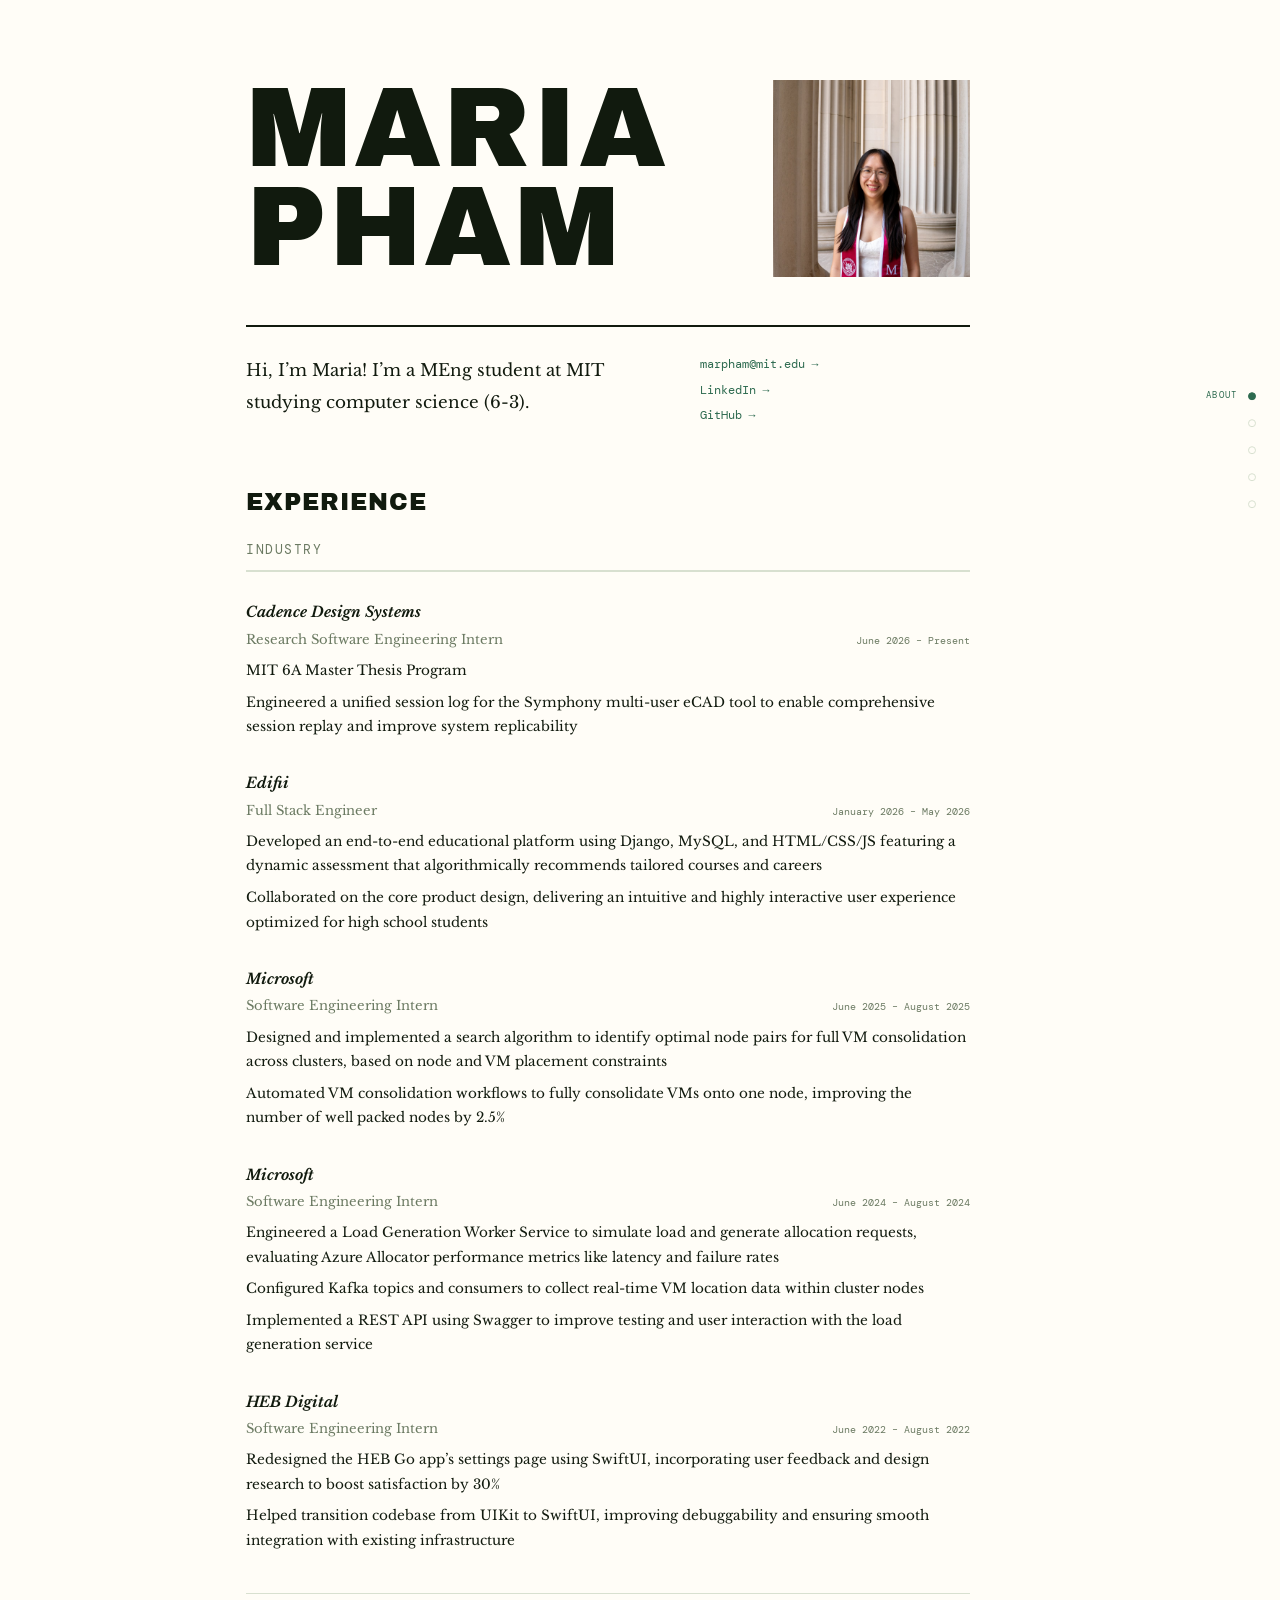
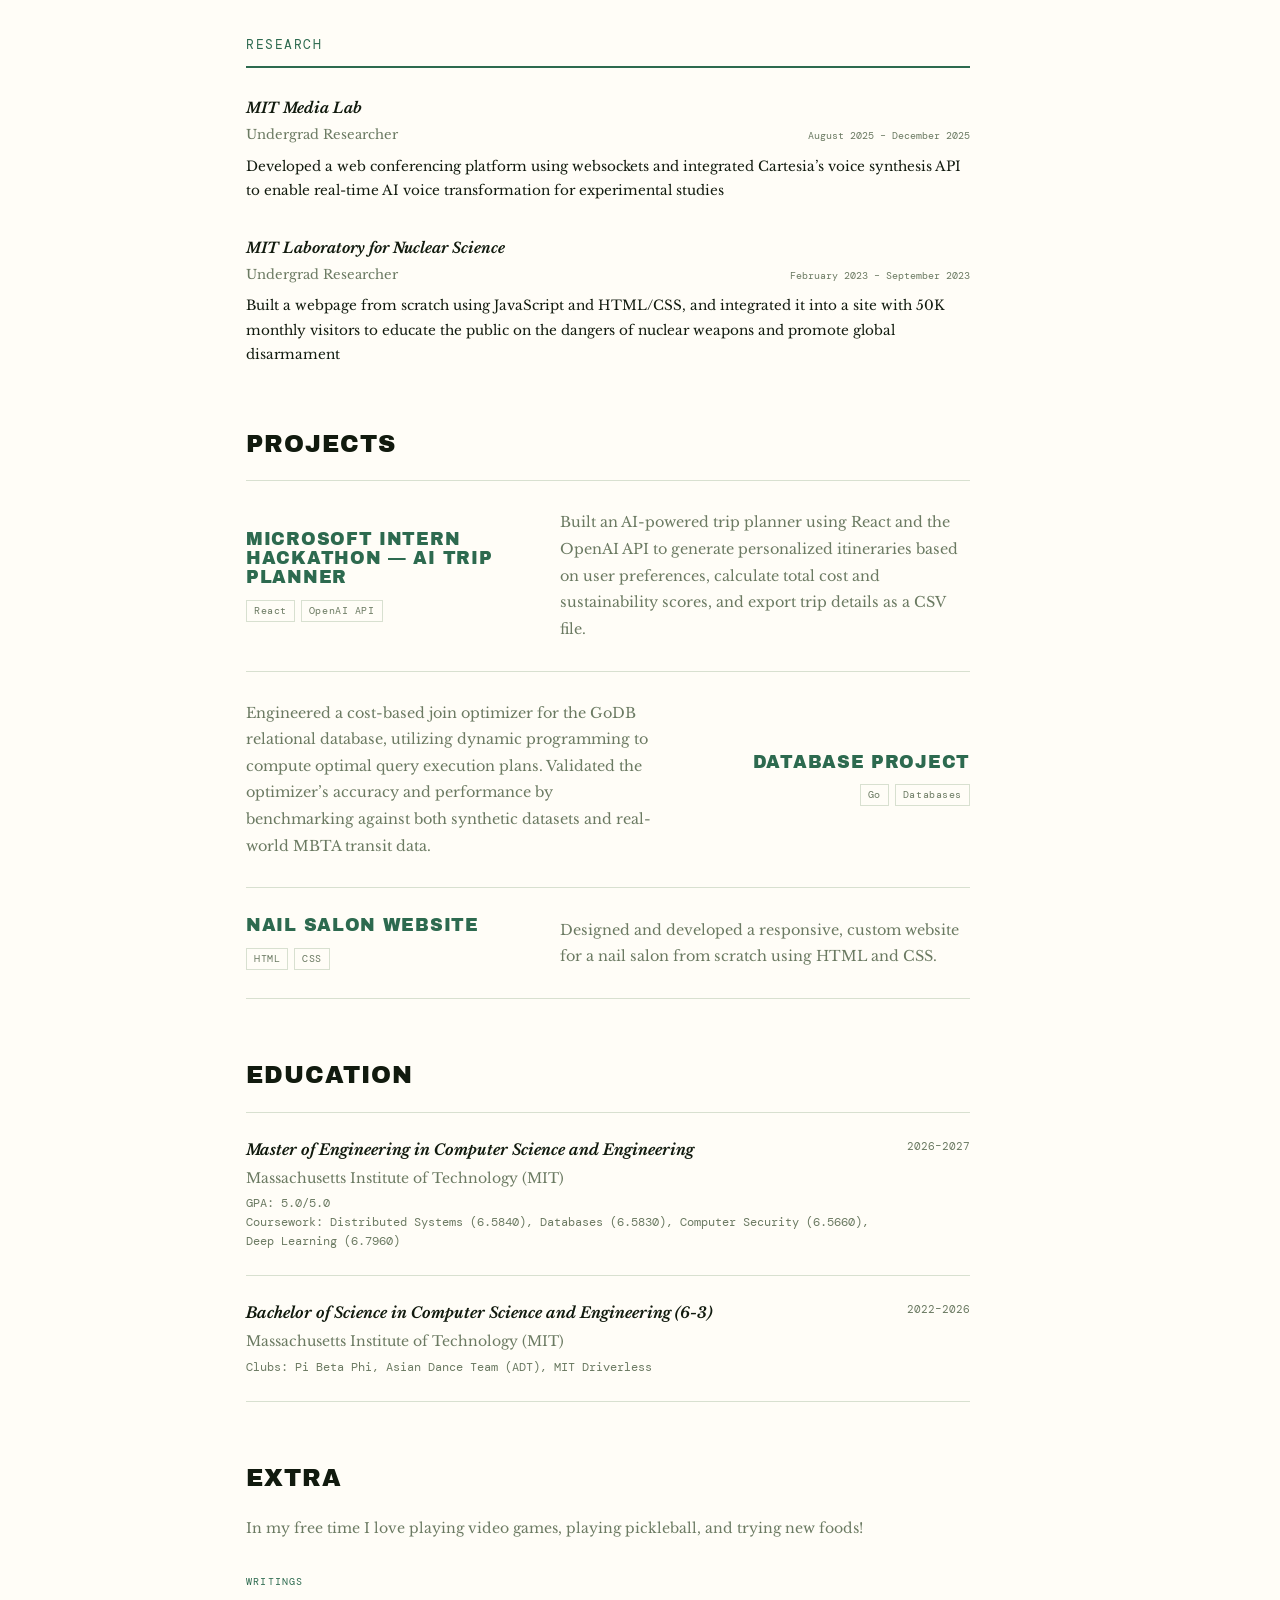
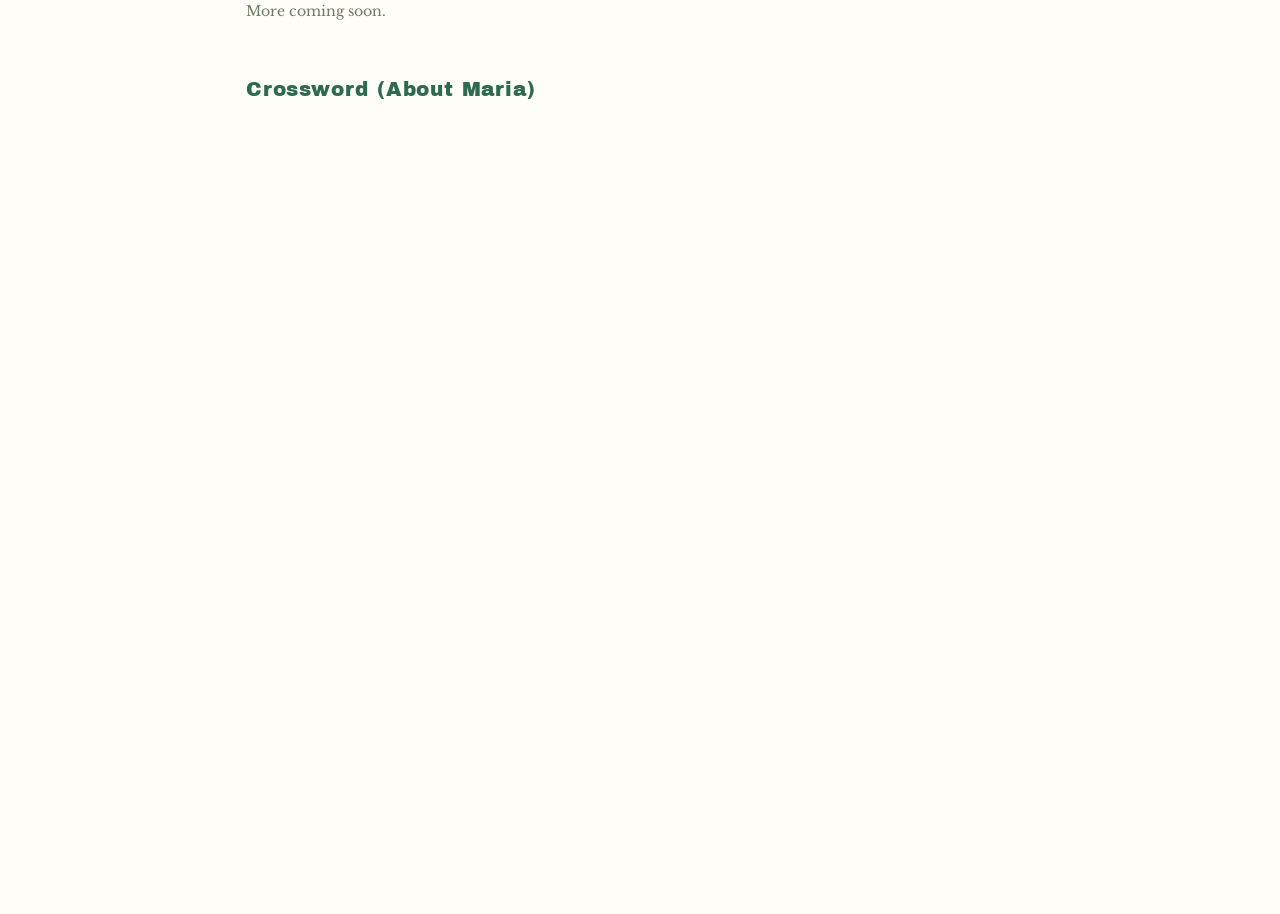
<file: index.html>
<!DOCTYPE html>
<html lang="en">
  <head>
    <meta charset="UTF-8" />
    <meta name="viewport" content="width=device-width, initial-scale=1.0" />
    <title>Maria Pham</title>
    <meta
      name="description"
      content="Personal website — about, experience, projects, and more."
    />
    <link rel="preconnect" href="https://fonts.googleapis.com" />
    <link rel="preconnect" href="https://fonts.gstatic.com" crossorigin />
    <link
      href="https://fonts.googleapis.com/css2?family=Archivo+Black&family=DM+Mono:wght@400;500&family=Libre+Baskerville:ital,wght@0,400;0,700;1,400;1,700&display=swap"
      rel="stylesheet"
    />
    <link rel="stylesheet" href="styles.css" />
  </head>
  <body>
    <nav class="dots-nav" aria-label="Page sections">
      <div class="dot-item is-active" data-section="about">
        <span class="dot-label">About</span>
        <button
          type="button"
          class="dot is-active"
          data-section="about"
          aria-label="About"
        ></button>
      </div>
      <div class="dot-item" data-section="experience">
        <span class="dot-label">Experience</span>
        <button
          type="button"
          class="dot"
          data-section="experience"
          aria-label="Experience"
        ></button>
      </div>
      <div class="dot-item" data-section="projects">
        <span class="dot-label">Projects</span>
        <button
          type="button"
          class="dot"
          data-section="projects"
          aria-label="Projects"
        ></button>
      </div>
      <div class="dot-item" data-section="education">
        <span class="dot-label">Education</span>
        <button
          type="button"
          class="dot"
          data-section="education"
          aria-label="Education"
        ></button>
      </div>
      <div class="dot-item" data-section="extra">
        <span class="dot-label">Extra</span>
        <button
          type="button"
          class="dot"
          data-section="extra"
          aria-label="Extra"
        ></button>
      </div>
    </nav>

    <div class="nav-backdrop" data-close-nav hidden></div>

    <header class="zine-topbar">
      <a class="topbar-brand" href="#about">MARIA PHAM</a>
      <button
        class="menu-toggle"
        type="button"
        aria-label="Open navigation"
        aria-expanded="false"
        aria-controls="mobile-nav"
      >
        <svg width="18" height="13" viewBox="0 0 18 13" fill="none" aria-hidden="true">
          <rect width="18" height="1.8" rx="0.9" fill="currentColor" />
          <rect y="5.6" width="18" height="1.8" rx="0.9" fill="currentColor" />
          <rect y="11.2" width="18" height="1.8" rx="0.9" fill="currentColor" />
        </svg>
      </button>
    </header>

    <div class="mobile-nav" id="mobile-nav" hidden>
      <a class="nav-link is-active" href="#about" data-section="about">About</a>
      <a class="nav-link" href="#experience" data-section="experience">Experience</a>
      <a class="nav-link" href="#projects" data-section="projects">Projects</a>
      <a class="nav-link" href="#education" data-section="education">Education</a>
      <a class="nav-link" href="#extra" data-section="extra">Extra</a>
    </div>

    <div class="scroll-plants" aria-hidden="true"></div>

    <main class="main">
      <div class="zine-wrap">
        <section class="section" id="about">
          <div class="hero-masthead reveal">
            <h1 class="hero-name">MARIA<br />PHAM</h1>
            <div class="hero-photo-wrap">
              <img
                class="hero-photo"
                src="profile2.JPG"
                alt="Maria Pham"
                width="280"
                height="350"
              />
            </div>
          </div>

          <div class="about-split reveal">
            <p class="about-lede">
              Hi, I’m Maria! I’m a MEng student at MIT studying computer science
              (6-3).
            </p>
            <div class="about-aside">
              <div class="contact-links">
                <a href="mailto:marpham@mit.edu">marpham@mit.edu →</a>
                <a
                  href="https://www.linkedin.com/in/mar-pham"
                  target="_blank"
                  rel="noopener noreferrer"
                  >LinkedIn →</a
                >
                <a
                  href="https://github.com/mar258"
                  target="_blank"
                  rel="noopener noreferrer"
                  >GitHub →</a
                >
              </div>
            </div>
          </div>
        </section>

        <section class="section" id="experience">
          <h2 class="section-title reveal">EXPERIENCE</h2>

          <div class="exp-tracks">
            <div class="exp-track exp-track-industry">
              <h3 class="track-label">Industry</h3>

              <article class="exp-item reveal">
                <h4 class="exp-org">Cadence Design Systems</h4>
                <div class="exp-meta">
                  <p class="exp-role">Research Software Engineering Intern</p>
                  <p class="exp-dates">June 2026 – Present</p>
                </div>
                <ul class="exp-list">
                  <li>MIT 6A Master Thesis Program</li>
                  <li>
                    Engineered a unified session log for the Symphony multi-user
                    eCAD tool to enable comprehensive session replay and improve
                    system replicability
                  </li>
                </ul>
              </article>

              <article class="exp-item reveal">
                <h4 class="exp-org">Edifii</h4>
                <div class="exp-meta">
                  <p class="exp-role">Full Stack Engineer</p>
                  <p class="exp-dates">January 2026 – May 2026</p>
                </div>
                <ul class="exp-list">
                  <li>
                    Developed an end-to-end educational platform using Django,
                    MySQL, and HTML/CSS/JS featuring a dynamic assessment that
                    algorithmically recommends tailored courses and careers
                  </li>
                  <li>
                    Collaborated on the core product design, delivering an
                    intuitive and highly interactive user experience optimized
                    for high school students
                  </li>
                </ul>
              </article>

              <article class="exp-item reveal">
                <h4 class="exp-org">Microsoft</h4>
                <div class="exp-meta">
                  <p class="exp-role">Software Engineering Intern</p>
                  <p class="exp-dates">June 2025 – August 2025</p>
                </div>
                <ul class="exp-list">
                  <li>
                    Designed and implemented a search algorithm to identify
                    optimal node pairs for full VM consolidation across
                    clusters, based on node and VM placement constraints
                  </li>
                  <li>
                    Automated VM consolidation workflows to fully consolidate
                    VMs onto one node, improving the number of well packed nodes
                    by 2.5%
                  </li>
                </ul>
              </article>

              <article class="exp-item reveal">
                <h4 class="exp-org">Microsoft</h4>
                <div class="exp-meta">
                  <p class="exp-role">Software Engineering Intern</p>
                  <p class="exp-dates">June 2024 – August 2024</p>
                </div>
                <ul class="exp-list">
                  <li>
                    Engineered a Load Generation Worker Service to simulate load
                    and generate allocation requests, evaluating Azure Allocator
                    performance metrics like latency and failure rates
                  </li>
                  <li>
                    Configured Kafka topics and consumers to collect real-time
                    VM location data within cluster nodes
                  </li>
                  <li>
                    Implemented a REST API using Swagger to improve testing and
                    user interaction with the load generation service
                  </li>
                </ul>
              </article>

              <article class="exp-item reveal">
                <h4 class="exp-org">HEB Digital</h4>
                <div class="exp-meta">
                  <p class="exp-role">Software Engineering Intern</p>
                  <p class="exp-dates">June 2022 – August 2022</p>
                </div>
                <ul class="exp-list">
                  <li>
                    Redesigned the HEB Go app’s settings page using SwiftUI,
                    incorporating user feedback and design research to boost
                    satisfaction by 30%
                  </li>
                  <li>
                    Helped transition codebase from UIKit to SwiftUI, improving
                    debuggability and ensuring smooth integration with existing
                    infrastructure
                  </li>
                </ul>
              </article>
            </div>

            <div class="exp-track exp-track-research">
              <h3 class="track-label">Research</h3>

              <article class="exp-item reveal">
                <h4 class="exp-org">MIT Media Lab</h4>
                <div class="exp-meta">
                  <p class="exp-role">Undergrad Researcher</p>
                  <p class="exp-dates">August 2025 – December 2025</p>
                </div>
                <ul class="exp-list">
                  <li>
                    Developed a web conferencing platform using websockets and
                    integrated Cartesia’s voice synthesis API to enable
                    real-time AI voice transformation for experimental studies
                  </li>
                </ul>
              </article>

              <article class="exp-item reveal">
                <h4 class="exp-org">MIT Laboratory for Nuclear Science</h4>
                <div class="exp-meta">
                  <p class="exp-role">Undergrad Researcher</p>
                  <p class="exp-dates">February 2023 – September 2023</p>
                </div>
                <ul class="exp-list">
                  <li>
                    Built a webpage from scratch using JavaScript and HTML/CSS,
                    and integrated it into a site with 50K monthly visitors to
                    educate the public on the dangers of nuclear weapons and
                    promote global disarmament
                  </li>
                </ul>
              </article>
            </div>
          </div>
        </section>

        <section class="section" id="projects">
          <h2 class="section-title reveal">PROJECTS</h2>

          <ul class="project-list">
            <li class="project project-even reveal">
              <div class="project-meta">
                <a
                  class="project-name"
                  href="https://github.com/luckyim0519/microsoft_hackathon"
                  target="_blank"
                  rel="noopener noreferrer"
                  >MICROSOFT INTERN HACKATHON — AI TRIP PLANNER</a
                >
                <div class="project-tags">
                  <span>React</span>
                  <span>OpenAI API</span>
                </div>
              </div>
              <p class="project-copy">
                Built an AI-powered trip planner using React and the OpenAI API
                to generate personalized itineraries based on user preferences,
                calculate total cost and sustainability scores, and export trip
                details as a CSV file.
              </p>
            </li>
            <li class="project project-odd reveal">
              <p class="project-copy">
                Engineered a cost-based join optimizer for the GoDB relational
                database, utilizing dynamic programming to compute optimal query
                execution plans. Validated the optimizer’s accuracy and
                performance by benchmarking against both synthetic datasets and
                real-world MBTA transit data.
              </p>
              <div class="project-meta">
                <a
                  class="project-name"
                  href="https://github.com/mar258/6.5830_proj"
                  target="_blank"
                  rel="noopener noreferrer"
                  >DATABASE PROJECT</a
                >
                <div class="project-tags">
                  <span>Go</span>
                  <span>Databases</span>
                </div>
              </div>
            </li>
            <li class="project project-even reveal">
              <div class="project-meta">
                <a
                  class="project-name"
                  href="https://www.arboretumnailandspa.com"
                  target="_blank"
                  rel="noopener noreferrer"
                  >NAIL SALON WEBSITE</a
                >
                <div class="project-tags">
                  <span>HTML</span>
                  <span>CSS</span>
                </div>
              </div>
              <p class="project-copy">
                Designed and developed a responsive, custom website for a nail
                salon from scratch using HTML and CSS.
              </p>
            </li>
          </ul>
        </section>

        <section class="section" id="education">
          <h2 class="section-title reveal">EDUCATION</h2>

          <ol class="edu-list">
            <li class="edu-item reveal">
              <div>
                <p class="edu-degree">
                  Master of Engineering in Computer Science and Engineering
                </p>
                <p class="edu-school">
                  Massachusetts Institute of Technology (MIT)
                </p>
                <p class="edu-note">GPA: 5.0/5.0</p>
                <p class="edu-note">
                  Coursework: Distributed Systems (6.5840), Databases (6.5830),
                  Computer Security (6.5660), Deep Learning (6.7960)
                </p>
              </div>
              <p class="edu-dates">2026–2027</p>
            </li>
            <li class="edu-item reveal">
              <div>
                <p class="edu-degree">
                  Bachelor of Science in Computer Science and Engineering (6-3)
                </p>
                <p class="edu-school">
                  Massachusetts Institute of Technology (MIT)
                </p>
                <p class="edu-note">
                  Clubs: Pi Beta Phi, Asian Dance Team (ADT), MIT Driverless
                </p>
              </div>
              <p class="edu-dates">2022–2026</p>
            </li>
          </ol>
        </section>

        <section class="section" id="extra">
          <h2 class="section-title reveal">EXTRA</h2>

          <p class="extra-copy reveal">
            In my free time I love playing video games, playing pickleball, and
            trying new foods!
          </p>

          <div id="writings" class="extra-writings reveal">
            <p class="extra-label">Writings</p>
            <p class="extra-copy">More coming soon.</p>
          </div>

          <div class="crossword">
            <h3 class="crossword-title">Crossword (About Maria)</h3>
            <div class="crossword-embed">
              <div
                class="pm-embed-div"
                data-id="f411cc49"
                data-set="e3038e20c944fa31e7e11b1889a3ca8a330e63bdd16d61b0a0e6fc3d76f8a584"
                data-puzzletype="crossword"
                data-height="700px"
                data-mobilemargin="10px"
              ></div>
            </div>
          </div>
        </section>
      </div>
    </main>

    <script src="script.js"></script>
  </body>
</html>
</file>
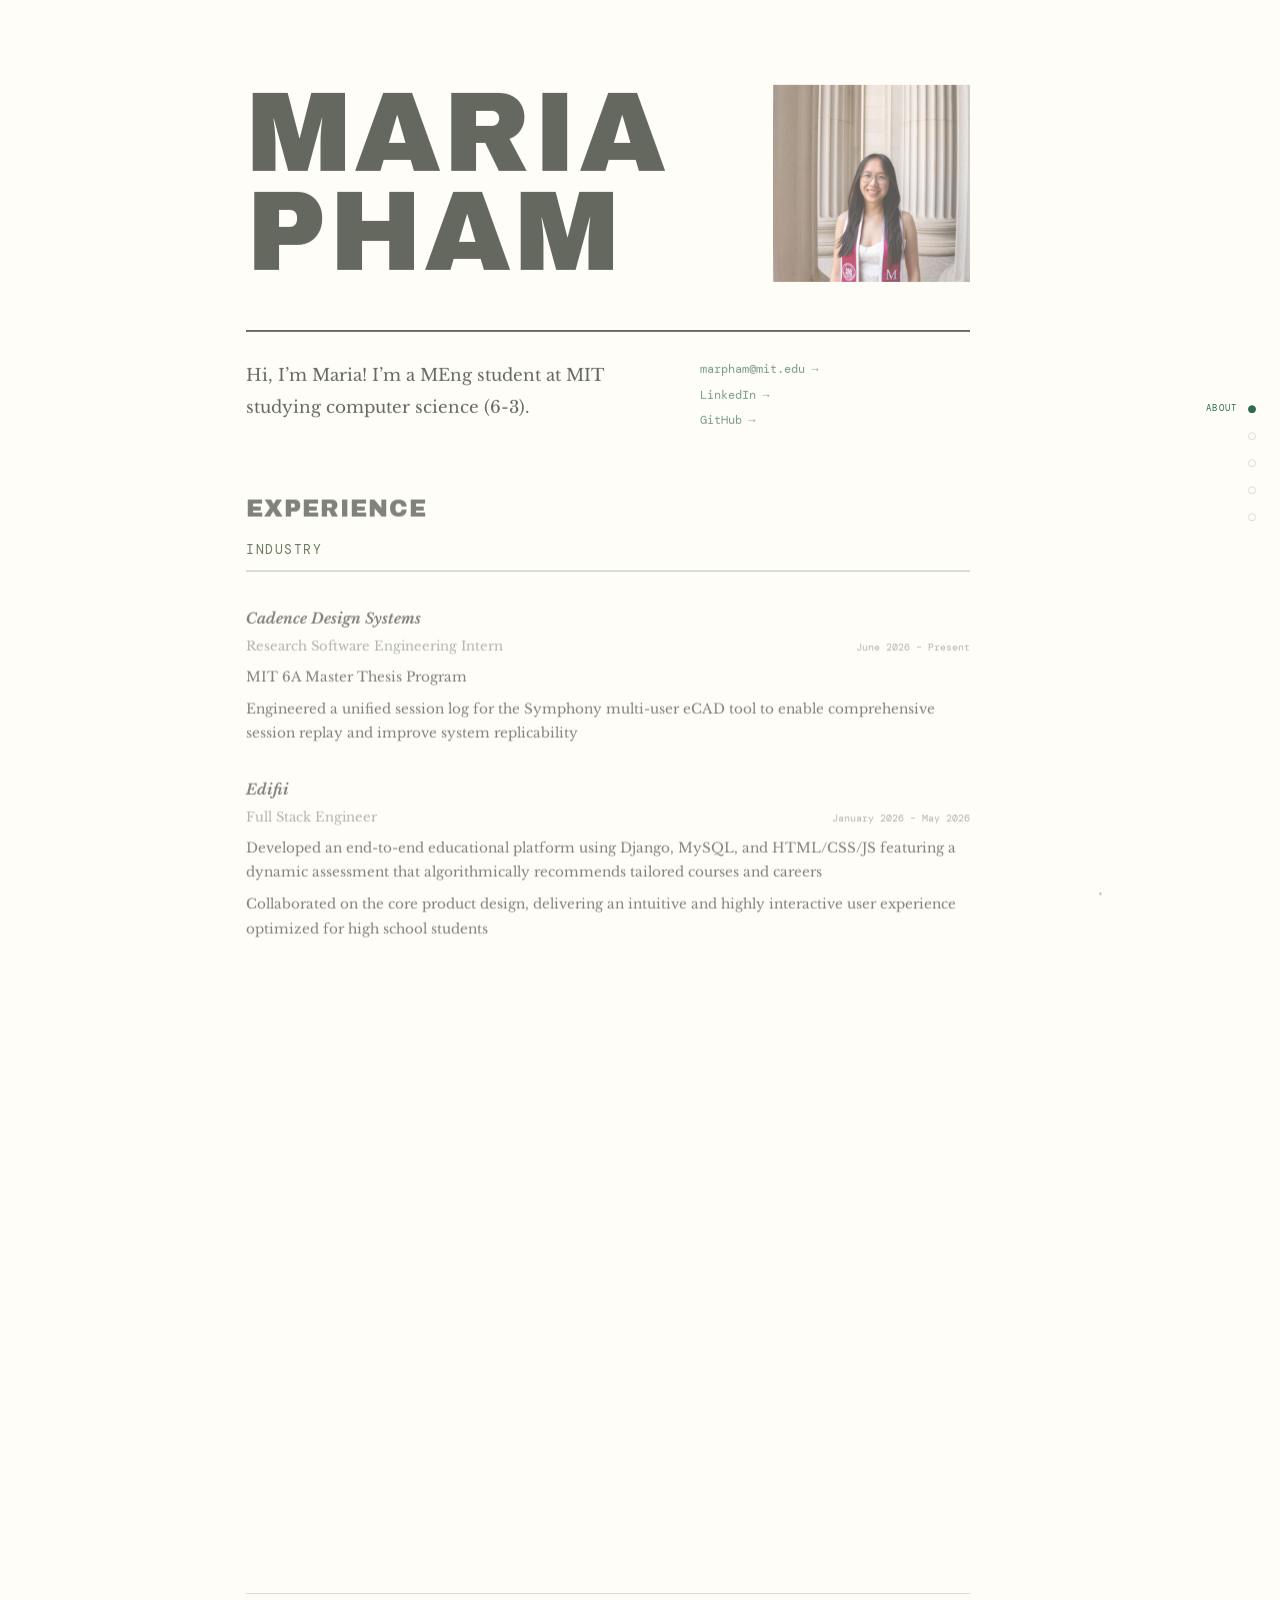
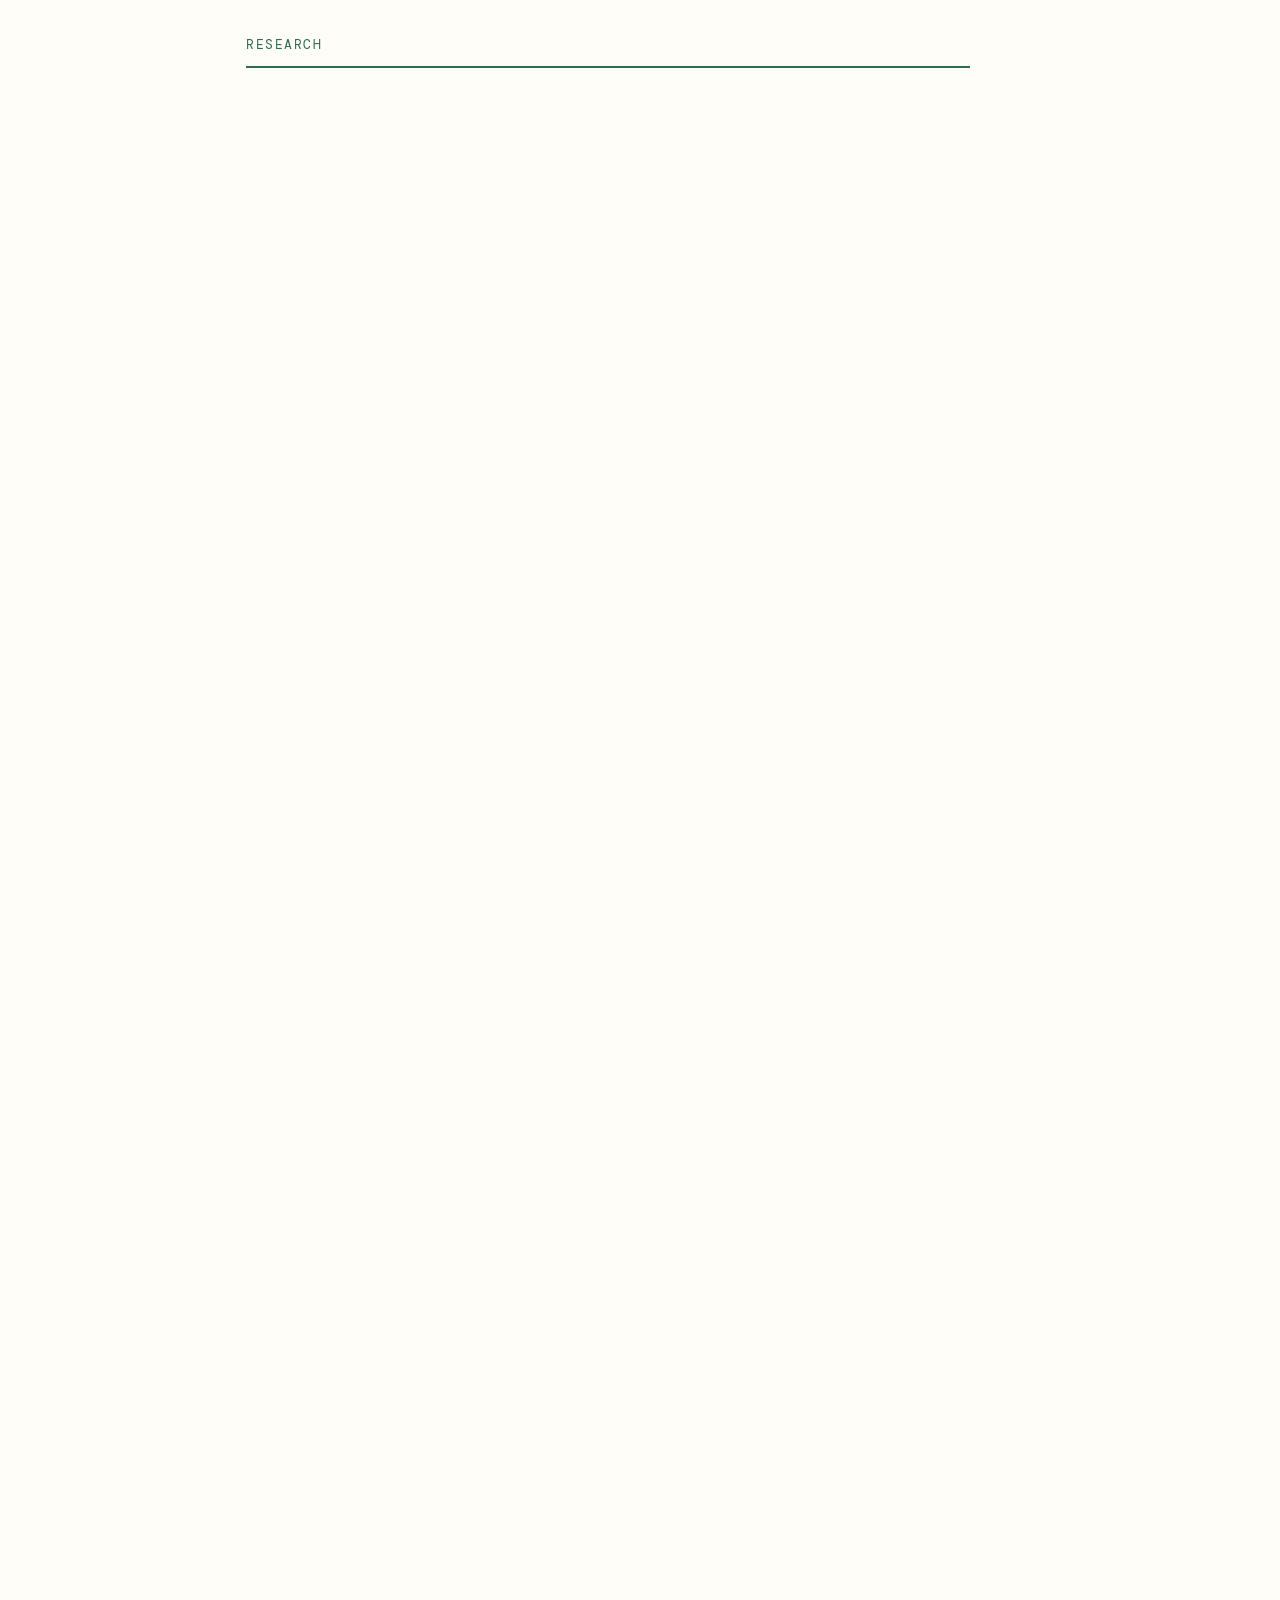
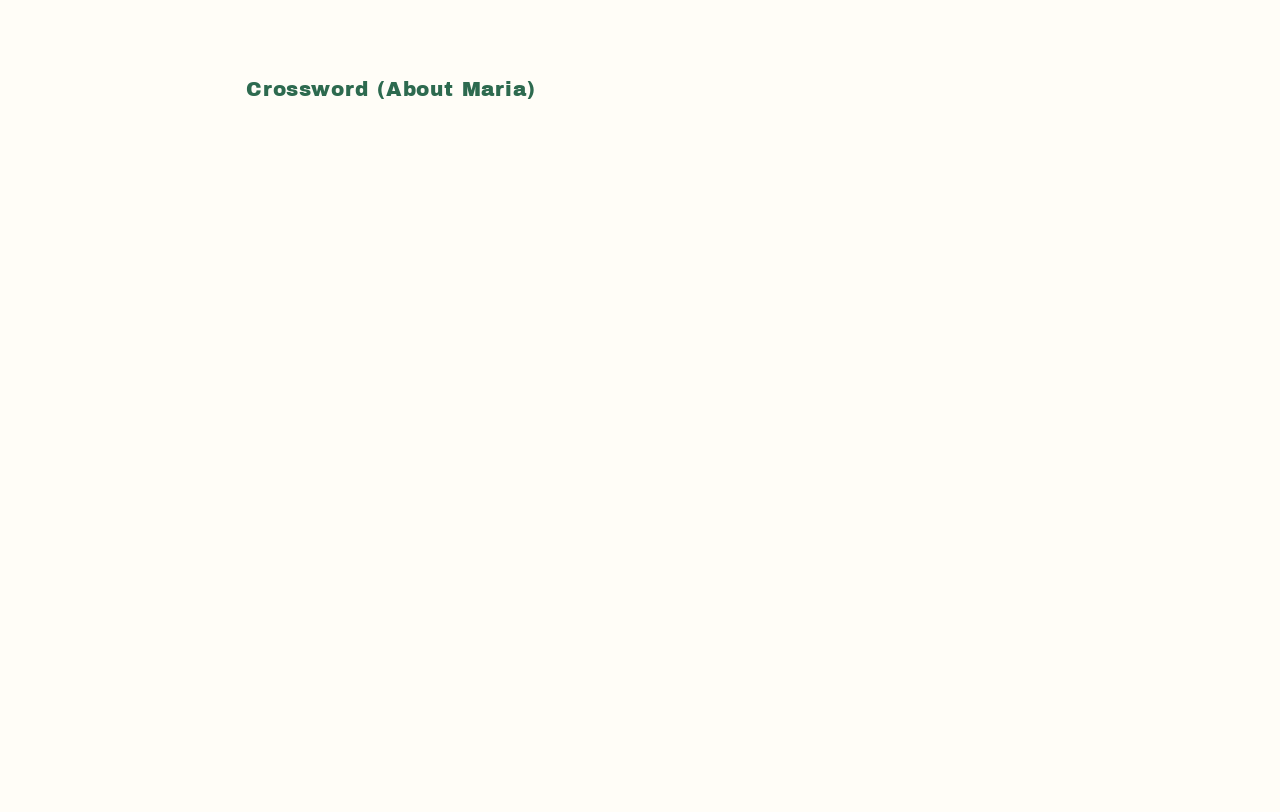
<file: writings.html>
<!DOCTYPE html>
<html lang="en">
  <head>
    <meta charset="UTF-8" />
    <meta http-equiv="refresh" content="0; url=index.html#writings" />
    <title>Writings — Maria Pham</title>
    <link rel="canonical" href="index.html#writings" />
  </head>
  <body>
    <p><a href="index.html#writings">Writings have moved here.</a></p>
  </body>
</html>
</file>
<file: styles.css>
:root {
  --bg: #fffdf7;
  --text: #111a0e;
  --muted: #6b7a62;
  --border: #d8e0d0;
  --accent: #2d6a4f;
  --accent-faint: rgba(45, 106, 79, 0.08);
  --ease: cubic-bezier(0.22, 1, 0.36, 1);
  --font-display: "Archivo Black", Impact, sans-serif;
  --font-serif: "Libre Baskerville", Georgia, serif;
  --font-mono: "DM Mono", ui-monospace, monospace;
}

*,
*::before,
*::after {
  box-sizing: border-box;
}

html {
  scroll-behavior: smooth;
  overflow-x: clip;
}

@media (prefers-reduced-motion: reduce) {
  html {
    scroll-behavior: auto;
  }

  *,
  *::before,
  *::after {
    animation-duration: 0.01ms !important;
    animation-iteration-count: 1 !important;
    transition-duration: 0.01ms !important;
  }
}

html,
body {
  width: 100%;
}

body {
  position: relative;
  margin: 0;
  min-height: 100vh;
  min-height: 100svh;
  color: var(--text);
  font-family: var(--font-serif);
  font-weight: 400;
  line-height: 1.7;
  background: var(--bg);
  overflow-x: clip;
}

a {
  color: inherit;
  text-decoration: none;
}

img {
  max-width: 100%;
  display: block;
}

h1,
h2,
h3,
h4,
p,
ul,
ol {
  margin: 0;
}

/* ——— Scroll-grown plants (viewport bottom) ——— */

.scroll-plants {
  --grow: 0;
  position: fixed;
  inset: 0;
  z-index: 2;
  pointer-events: none;
}

.scroll-plant {
  --height: 1;
  --delay: 0;
  --local-grow: clamp(0, calc((var(--grow) - var(--delay)) / (1 - var(--delay))), 1);
  position: absolute;
  bottom: 0;
  width: calc(clamp(56px, 8.5vw, 96px) * var(--height));
  opacity: calc(0.3 + var(--local-grow) * 0.6);
}

.scroll-plant[data-side="left"] {
  left: var(--x);
}

.scroll-plant[data-side="right"] {
  right: var(--x);
}

.scroll-plant-svg {
  display: block;
  width: 100%;
  height: auto;
  overflow: visible;
  transform-origin: 50% 100%;
}

.plant-stem {
  opacity: 0;
  stroke: var(--stem);
}

.scroll-plants.is-ready .plant-stem {
  opacity: 1;
}

.plant-leaf {
  transform-box: fill-box;
  transform: scale(0);
  opacity: 0;
}

.plant-leaf path {
  fill: var(--leaf);
}

.plant-leaf-1,
.plant-leaf-3 {
  transform-origin: right 85%;
}

.plant-leaf-2,
.plant-leaf-4 {
  transform-origin: left 85%;
}

.plant-leaf-1 {
  transform: scale(clamp(0, calc((var(--local-grow) - 0.16) / 0.18), 1));
  opacity: clamp(0, calc((var(--local-grow) - 0.16) / 0.12), 1);
}

.plant-leaf-2 {
  transform: scale(clamp(0, calc((var(--local-grow) - 0.32) / 0.18), 1));
  opacity: clamp(0, calc((var(--local-grow) - 0.32) / 0.12), 1);
}

.plant-leaf-3 {
  transform: scale(clamp(0, calc((var(--local-grow) - 0.48) / 0.18), 1));
  opacity: clamp(0, calc((var(--local-grow) - 0.48) / 0.12), 1);
}

.plant-leaf-4 {
  transform: scale(clamp(0, calc((var(--local-grow) - 0.64) / 0.18), 1));
  opacity: clamp(0, calc((var(--local-grow) - 0.64) / 0.12), 1);
}

.plant-bloom {
  transform-box: fill-box;
  transform-origin: center bottom;
  transform: scale(clamp(0, calc((var(--local-grow) - 0.76) / 0.2), 1));
  opacity: clamp(0, calc((var(--local-grow) - 0.76) / 0.14), 1);
}

.plant-bloom .petal-a {
  fill: var(--petal-a);
}

.plant-bloom .petal-b {
  fill: var(--petal-b);
}

.plant-bloom .bloom-core {
  fill: var(--core);
}

.plant-bloom .bloom-center {
  fill: var(--center);
}

@media (prefers-reduced-motion: reduce) {
  .scroll-plants {
    --grow: 1;
  }

  .scroll-plant {
    opacity: 0.55;
  }
}

@media (max-width: 860px) {
  .scroll-plants {
    z-index: 0;
  }

  .scroll-plant {
    width: calc(clamp(52px, 20vw, 84px) * var(--height));
    opacity: calc(0.35 + var(--local-grow) * 0.45);
  }

  /* Pull plants closer to the edges */
  .scroll-plant[data-side="left"] {
    left: calc(var(--x) * 0.35);
  }

  .scroll-plant[data-side="right"] {
    right: calc(var(--x) * 0.35);
  }
}

/* ——— Floating dots (desktop) ——— */

.dots-nav {
  position: fixed;
  top: 50%;
  right: 1.5rem;
  z-index: 30;
  display: flex;
  flex-direction: column;
  align-items: flex-end;
  gap: 0.7rem;
  transform: translateY(-50%);
}

.dot-item {
  display: flex;
  align-items: center;
  gap: 0.65rem;
}

.dot-label {
  font-family: var(--font-mono);
  font-size: 0.58rem;
  letter-spacing: 0.14em;
  text-transform: uppercase;
  color: var(--muted);
  white-space: nowrap;
  opacity: 0;
  transform: translateX(8px);
  transition:
    opacity 0.3s var(--ease),
    transform 0.3s var(--ease),
    color 0.2s;
  pointer-events: none;
}

.dot-item.is-active .dot-label {
  opacity: 1;
  transform: translateX(0);
  color: var(--accent);
}

.dot-item:hover .dot-label {
  opacity: 1;
  transform: translateX(0);
}

.dot-item:hover:not(.is-active) .dot-label {
  color: var(--text);
}

.dot {
  width: 8px;
  height: 8px;
  padding: 0;
  border-radius: 50%;
  border: 1.5px solid var(--border);
  background: transparent;
  cursor: pointer;
  transition: background 0.2s, border-color 0.2s;
}

.dot.is-active {
  background: var(--accent);
  border-color: var(--accent);
}

.dot:hover {
  border-color: var(--accent);
}

/* ——— Mobile top bar ——— */

.zine-topbar {
  display: none;
  position: fixed;
  top: 0;
  left: 0;
  right: 0;
  z-index: 50;
  height: 52px;
  padding: 0 1.5rem;
  align-items: center;
  justify-content: space-between;
  background: var(--bg);
  border-bottom: 1px solid var(--border);
}

.topbar-brand {
  font-family: var(--font-display);
  font-size: 0.9rem;
  letter-spacing: 0.05em;
}

.menu-toggle {
  background: none;
  border: 1px solid var(--border);
  border-radius: 4px;
  cursor: pointer;
  padding: 6px 8px;
  color: var(--text);
  line-height: 0;
}

.nav-backdrop {
  display: none;
}

.mobile-nav {
  display: none;
}

/* ——— Main ——— */

.main {
  padding-right: 4rem;
}

.zine-wrap {
  max-width: 820px;
  margin: 0 auto;
  padding: 5rem 3rem 3.5rem;
}

.section {
  margin-bottom: 3.5rem;
  scroll-margin-top: 1.5rem;
}

.section:last-child {
  margin-bottom: 0;
}

.section-title {
  font-family: var(--font-display);
  font-size: 1.5rem;
  letter-spacing: 0.04em;
  font-weight: 400;
  color: var(--text);
  margin-bottom: 1rem;
}

/* ——— About ——— */

.hero-masthead {
  --title-size: clamp(3.5rem, 10vw, 7rem);
  display: flex;
  align-items: flex-start;
  justify-content: space-between;
  gap: 1.5rem 2.5rem;
  margin-bottom: 3rem;
}

.hero-name {
  font-family: var(--font-display);
  font-size: var(--title-size);
  font-weight: 400;
  line-height: 0.88;
  letter-spacing: 0.02em;
  color: var(--text);
  flex: 1 1 auto;
  min-width: 0;
}

.hero-photo-wrap {
  flex: 0 0 auto;
  width: calc(var(--title-size) * 1.76);
  height: calc(var(--title-size) * 1.76);
  border-radius: 0;
  overflow: hidden;
}

.hero-photo {
  width: 100%;
  height: 100%;
  object-fit: cover;
  object-position: 50% 28%;
  transform: scale(1.25);
  transform-origin: 50% 30%;
}

.about-split {
  border-top: 2px solid var(--text);
  padding-top: 1.75rem;
  display: grid;
  grid-template-columns: 3fr 2fr;
  gap: 3rem;
}

.about-lede {
  font-size: 1.05rem;
  line-height: 1.9;
}

.about-aside p {
  font-size: 0.9rem;
  line-height: 1.85;
  color: var(--muted);
  margin-bottom: 1rem;
}

.contact-links {
  display: flex;
  flex-direction: column;
  gap: 0.375rem;
}

.contact-links a {
  font-family: var(--font-mono);
  font-size: 0.72rem;
  color: var(--accent);
}

.contact-links a:hover {
  text-decoration: underline;
}

/* ——— Experience two-track ——— */

.exp-tracks {
  display: flex;
  flex-direction: column;
  gap: 0;
}

.exp-track-industry {
  padding-bottom: 2.5rem;
  border-bottom: 1px solid var(--border);
  margin-bottom: 2.5rem;
}

.exp-track-research {
  padding-left: 0;
}

.track-label {
  font-family: var(--font-mono);
  font-size: 0.8rem;
  font-weight: 400;
  letter-spacing: 0.12em;
  text-transform: uppercase;
  padding-bottom: 0.625rem;
  margin-bottom: 1.75rem;
}

.exp-track-research .track-label {
  color: var(--accent);
  border-bottom: 2px solid var(--accent);
}

.exp-track-industry .track-label {
  color: var(--muted);
  border-bottom: 2px solid var(--border);
}

.exp-item + .exp-item {
  margin-top: 2rem;
}

.exp-meta {
  display: flex;
  justify-content: space-between;
  align-items: baseline;
  gap: 1.5rem;
  margin-bottom: 0.5rem;
}

.exp-dates {
  font-family: var(--font-mono);
  font-size: 0.65rem;
  color: var(--muted);
  margin: 0;
  white-space: nowrap;
  flex-shrink: 0;
}

.exp-role {
  font-size: 0.82rem;
  color: var(--muted);
  margin: 0;
}

.exp-org {
  font-family: var(--font-serif);
  font-weight: 700;
  font-style: italic;
  font-size: 0.92rem;
  margin-bottom: 0.2rem;
}

.exp-list {
  list-style: none;
  padding: 0;
  display: flex;
  flex-direction: column;
  gap: 0.45rem;
}

.exp-list li {
  font-size: 0.85rem;
  line-height: 1.8;
  color: var(--text);
}

/* ——— Projects stagger ——— */

.project-list {
  list-style: none;
  padding: 0;
}

.project {
  display: grid;
  gap: 2.5rem;
  border-top: 1px solid var(--border);
  padding: 1.75rem 0;
  align-items: center;
}

.project:last-child {
  border-bottom: 1px solid var(--border);
}

.project-even {
  grid-template-columns: 2fr 3fr;
}

.project-odd {
  grid-template-columns: 3fr 2fr;
}

.project-name {
  display: block;
  font-family: var(--font-display);
  font-size: 1.1rem;
  letter-spacing: 0.04em;
  color: var(--accent);
  line-height: 1.1;
  margin-bottom: 0.75rem;
}

.project-name:hover {
  text-decoration: underline;
}

.project-odd .project-meta {
  text-align: right;
}

.project-odd .project-tags {
  justify-content: flex-end;
}

.project-tags {
  display: flex;
  flex-wrap: wrap;
  gap: 0.375rem;
}

.project-tags span {
  font-family: var(--font-mono);
  font-size: 0.6rem;
  letter-spacing: 0.06em;
  color: var(--muted);
  border: 1px solid var(--border);
  padding: 2px 7px;
}

.project-copy {
  font-size: 0.9rem;
  line-height: 1.85;
  color: var(--muted);
}

/* ——— Education ——— */

.edu-list {
  list-style: none;
  padding: 0;
}

.edu-item {
  border-top: 1px solid var(--border);
  padding: 1.5rem 0;
  display: flex;
  justify-content: space-between;
  align-items: flex-start;
  gap: 2rem;
}

.edu-item:last-child {
  border-bottom: 1px solid var(--border);
}

.edu-degree {
  font-weight: 700;
  font-style: italic;
  font-size: 0.95rem;
  margin-bottom: 0.25rem;
}

.edu-school {
  font-size: 0.875rem;
  color: var(--muted);
  margin-bottom: 0.25rem;
}

.edu-note {
  font-family: var(--font-mono);
  font-size: 0.72rem;
  color: var(--muted);
  line-height: 1.65;
}

.edu-dates {
  font-family: var(--font-mono);
  font-size: 0.68rem;
  color: var(--muted);
  white-space: nowrap;
}

/* ——— Extra ——— */

#writings {
  scroll-margin-top: 4rem;
}

.extra-writings {
  margin-top: 2rem;
  width: 100%;
}

.extra-label {
  font-family: var(--font-mono);
  font-size: 0.63rem;
  letter-spacing: 0.12em;
  text-transform: uppercase;
  color: var(--accent);
  margin-bottom: 0.5rem;
}

.extra-copy {
  font-size: 0.88rem;
  line-height: 1.85;
  color: var(--muted);
}

.crossword {
  width: 100%;
  max-width: 100%;
  margin-top: 3rem;
}

.crossword-title {
  font-family: var(--font-display);
  font-size: 1.25rem;
  letter-spacing: 0.04em;
  font-weight: 400;
  color: var(--accent);
  margin-bottom: 1.25rem;
}

.crossword-embed {
  position: relative;
  width: 100%;
  text-align: center;
  padding-bottom: 2rem;
}

/* Reserve puzzle height so lazy/idle embed doesn't shift the page mid-scroll. */
.crossword-embed .pm-embed-div {
  min-height: 700px;
}

.pm-attribution-div {
  font-family: var(--font-serif);
  font-size: 0.75rem;
  color: var(--muted);
  position: absolute;
  top: 100%;
  left: 50%;
  transform: translate(-50%, 0);
  padding-top: 0.35rem;
  width: 100%;
}

.pm-attribution-div a {
  color: var(--muted);
  text-decoration: underline;
}

/* ——— Reveal ——— */

.reveal {
  opacity: 0;
  transform: translateY(14px);
  transition:
    opacity 0.7s var(--ease),
    transform 0.7s var(--ease);
}

.reveal.is-visible {
  opacity: 1;
  transform: translateY(0);
}

/* ——— Writings page ——— */

.writings-page .zine-topbar {
  display: flex;
}

.writings-page .main {
  padding-right: 0;
  padding-top: 52px;
}

.writings-page .zine-wrap {
  padding-top: 3rem;
}

.writings-empty {
  border-top: 1px solid var(--border);
  border-bottom: 1px solid var(--border);
  padding: 1.75rem 0;
  font-size: 0.9rem;
  line-height: 1.85;
  color: var(--muted);
}

/* ——— Responsive ——— */

@media (max-width: 860px) {
  .dots-nav {
    display: none;
  }

  .zine-topbar {
    display: flex;
  }

  .nav-backdrop {
    display: block;
    position: fixed;
    inset: 0;
    z-index: 45;
    background: rgba(0, 0, 0, 0.3);
  }

  .nav-backdrop[hidden] {
    display: none;
  }

  .mobile-nav {
    display: flex;
    flex-direction: column;
    gap: 0.25rem;
    position: fixed;
    top: 52px;
    left: 0;
    right: 0;
    z-index: 50;
    padding: 0.75rem;
    background: var(--bg);
    border-bottom: 1px solid var(--border);
  }

  .mobile-nav[hidden] {
    display: none;
  }

  .nav-link {
    text-align: left;
    border-radius: 4px;
    padding: 0.625rem 0.875rem;
    font-family: var(--font-serif);
    font-size: 0.9rem;
    color: var(--text);
  }

  .nav-link.is-active {
    background: var(--accent-faint);
    color: var(--accent);
  }

  .nav-link-external {
    color: var(--muted);
  }

  .main {
    position: relative;
    z-index: 1;
    isolation: isolate;
    background: transparent;
    padding-right: 0;
    padding-top: 52px;
  }

  .zine-wrap {
    padding: 3rem 1.5rem;
  }

  .hero-masthead {
    margin-bottom: 2rem;
  }

  .about-split,
  .project-even,
  .project-odd {
    grid-template-columns: 1fr;
    gap: 1.5rem;
  }

  .project-odd .project-meta {
    text-align: left;
  }

  .project-odd .project-tags {
    justify-content: flex-start;
  }

  .project-odd .project-copy {
    order: 2;
  }

  .edu-item {
    flex-direction: column;
    gap: 0.5rem;
  }
}
</file>
